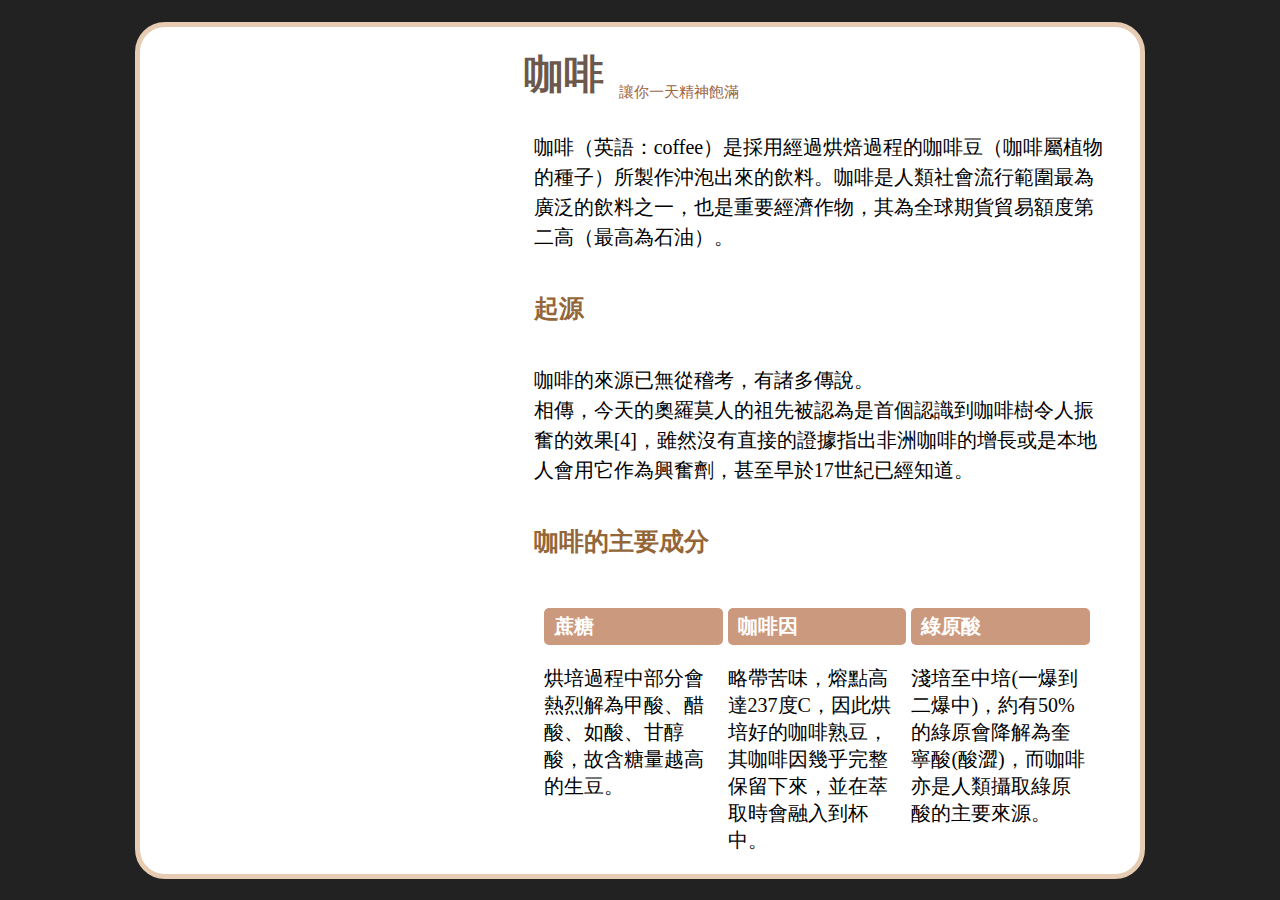
<file: 0301/0301.html>
<!DOCTYPE html>
<html lang="en">
<head>
    <meta charset="UTF-8">
    <meta http-equiv="X-UA-Compatible" content="IE=edge">
    <meta name="viewport" content="width=device-width, initial-scale=1.0">
    <title>咖啡的介紹</title>
    <link rel="stylesheet" href="0301.css">
</head>
<body>
    <div class="card">
        <div class="left"></div>
        <div class="right">
          <h1>咖啡<span class="smalltext">讓你一天精神飽滿</span></h1>
        <p>
        咖啡（英語：coffee）是採用經過烘焙過程的咖啡豆（咖啡屬植物的種子）所製作沖泡出來的飲料。咖啡是人類社會流行範圍最為廣泛的飲料之一，也是重要經濟作物，其為全球期貨貿易額度第二高（最高為石油）。
        </p>
      
      <h2>起源</h2>
          <p>
      咖啡的來源已無從稽考，有諸多傳說。<br>
      相傳，今天的奧羅莫人的祖先被認為是首個認識到咖啡樹令人振奮的效果[4]，雖然沒有直接的證據指出非洲咖啡的增長或是本地人會用它作為興奮劑，甚至早於17世紀已經知道。
            </p>
      
      <h2>咖啡的主要成分</h2>
        <ul>
      <li><h3>蔗糖</h3>烘培過程中部分會熱烈解為甲酸、醋酸、如酸、甘醇酸，故含糖量越高的生豆。</li>
      <li><h3>咖啡因</h3>略帶苦味，熔點高達237度C，因此烘培好的咖啡熟豆，其咖啡因幾乎完整保留下來，並在萃取時會融入到杯中。</li> 
      <li><h3>綠原酸</h3>淺培至中培(一爆到二爆中)，約有50%的綠原會降解為奎寧酸(酸澀)，而咖啡亦是人類攝取綠原酸的主要來源。</li>
        </ul>
          </div>
      </div>
      
      
</body>
</html>
</file>
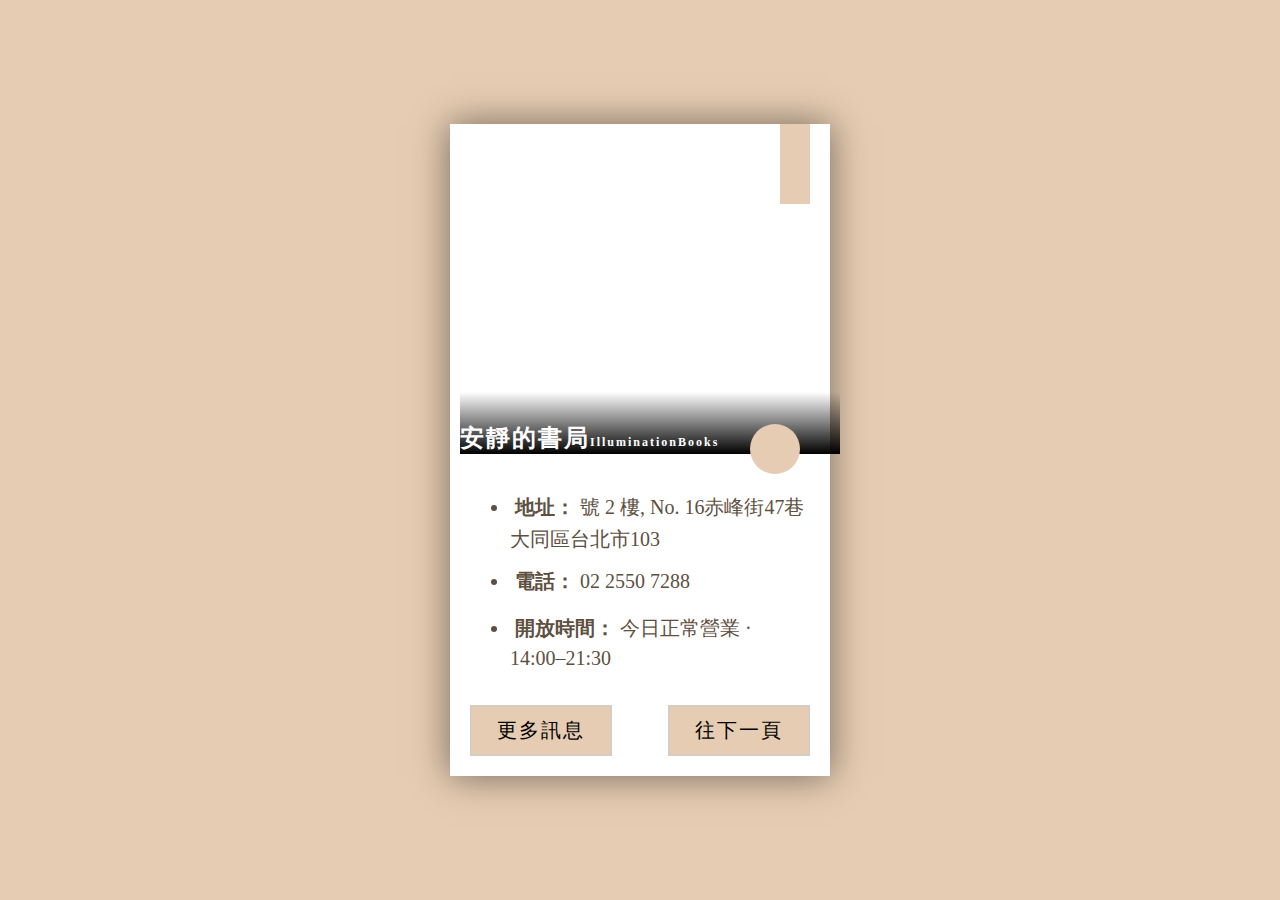
<file: 0308/0308a.html>
<!DOCTYPE html>
<html lang="en">
<head>
    <meta charset="UTF-8">
    <meta name="viewport" content="width=device-width, initial-scale=1.0">
    <title>安靜的書局</title>
    <link rel="stylesheet" href="0308a.css">
</head>
<body>
 <div class="box">
  <div class="top">
    <h2 class="name">安靜的書局<span class="smalltext">IlluminationBooks</span></h2>
     <div class="tag"></div>
     <div class="cirbottom"></div>
  </div>
  <div class="bottom">
    <ul>
      <li><h3>地址：</h3>號 2 樓, No. 16赤峰街47巷大同區台北市103</li>
      <li><h3>電話：</h3>02 2550 7288</li>
      <li><h3>開放時間：</h3>今日正常營業 · 14:00–21:30</li>
    </ul>  
  <div class="buttons">
    <div class="btn btnWebsite"><a href="https://www.books.com.tw/?gad_source=1&gclid=Cj0KCQjwwMqvBhCtARIsAIXsZpbULl-8b8AnpSlCm9j3UZrTeq91_8EiTDYwS4bRS__o4LRxUE7aQe8aAj2yEALw_wcB" target="_blank">更多訊息</a></div>
    <div class="btn btnNews"><a href="0308b.html" target="_blank">往下一頁</a></div>
    </div>
</body>
</html>
</file>
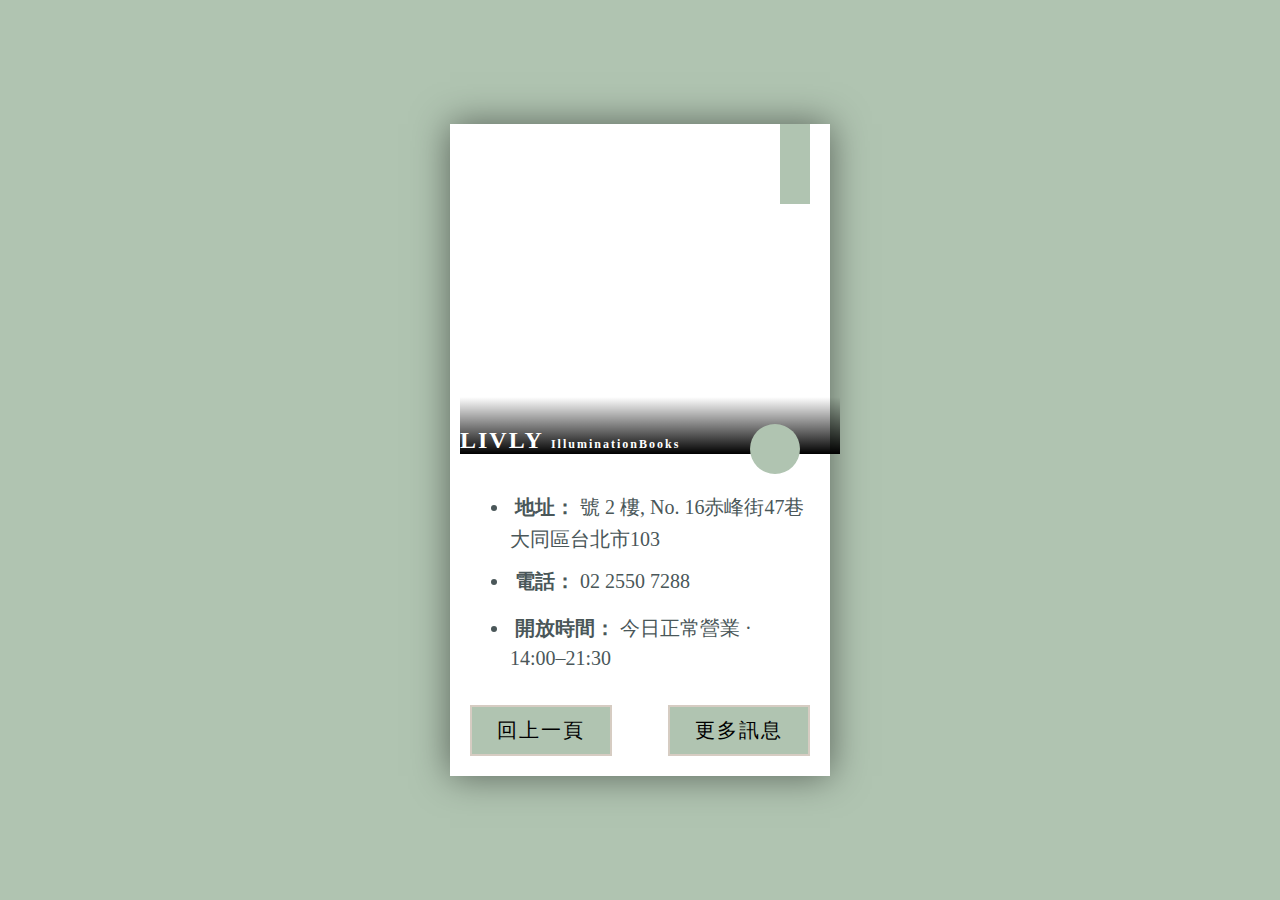
<file: 0308/0308b.html>
<!DOCTYPE html>
<html lang="en">
<head>
    <meta charset="UTF-8">
    <meta name="viewport" content="width=device-width, initial-scale=1.0">
    <title>LIVLY</title>
    <link rel="stylesheet" href="0308b.css">
</head>
<body>
 <div class="box">
  <div class="top">
    <h2 class="name">LIVLY <span class="smalltext">IlluminationBooks</span></h2>
     <div class="tag"></div>
     <div class="cirbottom"></div>
  </div>
  <div class="bottom">
    <ul>
      <li><h3>地址：</h3>號 2 樓, No. 16赤峰街47巷大同區台北市103</li>
      <li><h3>電話：</h3>02 2550 7288</li>
      <li><h3>開放時間：</h3>今日正常營業 · 14:00–21:30</li>
    </ul>  
  <div class="buttons">
    <div class="btn btnWebsite"><a href="0308a.html" target="_blank">回上一頁</a></div>
    <div class="btn btnNews"><a href="https://www.livly.com/zh_tw/" target="_blank">更多訊息</a></div>
    </div>
</body>
</html>
</file>
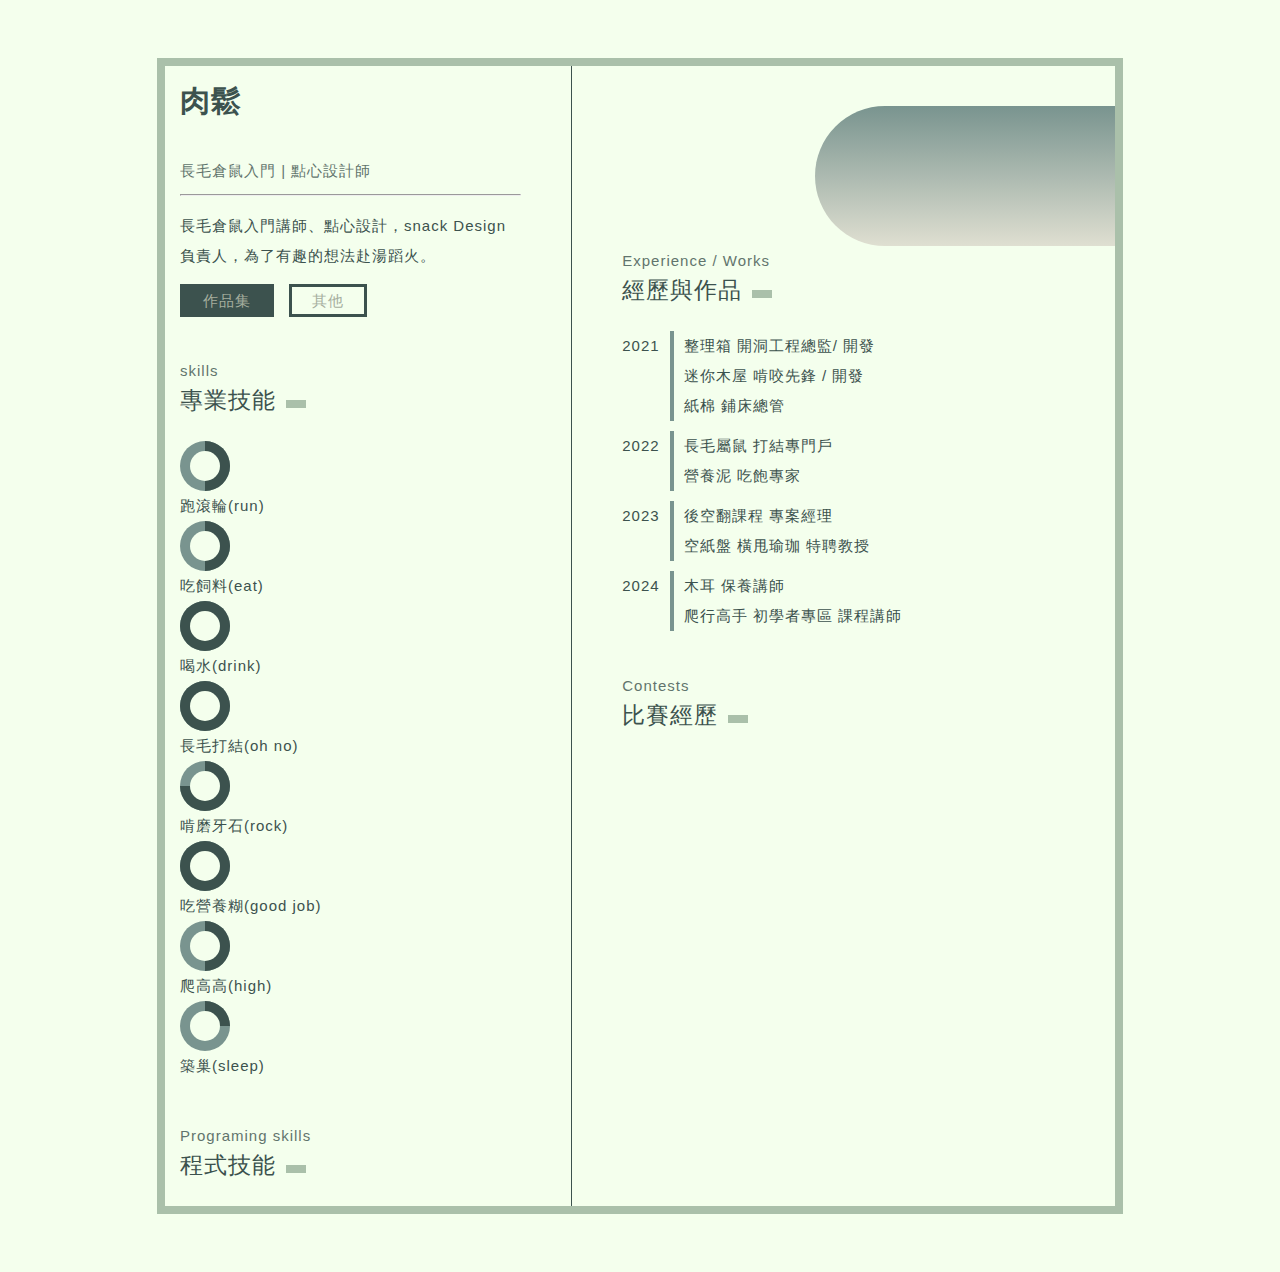
<file: 0322/0322a.html>
<!DOCTYPE html>
<html lang="en">
<head>
    <meta charset="UTF-8">
    <meta name="viewport" content="width=device-width, initial-scale=1.0">
    <title>肉鬆</title>
    <!--串接index.css檔案格式-->
    <link rel="stylesheet" href="0322a.css">
</head>
<body>
    <!--使用emmwt語法，輸入 .resume>.left+.right 後按tab鍵產生以下-->
    <div class="resume">
        <div class="left">
            <h1>肉鬆</h1>
            <h4>長毛倉鼠入門 | 點心設計師</h4>
            <hr>
            <p>長毛倉鼠入門講師、點心設計，snack Design 負責人，為了有趣的想法赴湯蹈火。
            </p>
            <!-- .buttons>a.btn.fill+a.btn -->
            <div class="buttons">
                <a div class="btn fill" href="https://www.livly.com/zh_tw/" target="_blank">作品集</a>
                <a div class="btn" href="https://www.tku.edu.tw/" target="_blank">其他</a>
            </div>
            <div class="block skills">
                <h4>skills</h4>
                <h2>專業技能</h2>
                <ul class="listSkill">
                    <!-- .circle>.p90+.p180+.p270+.p360 -->
                    <li>
                        <div class="circle">
                            <div class="p90"></div>
                            <div class="p180"></div>
                        </div>
                        跑滾輪(run)
                    </li>
                    <li>
                        <div class="circle">
                            <div class="p90"></div>
                            <div class="p180"></div>
                        </div>
                        吃飼料(eat)
                    </li>
                    <li>
                        <div class="circle">
                            <div class="p90"></div>
                            <div class="p180"></div>
                            <div class="p270"></div>
                            <div class="p360"></div>
                        </div>
                        喝水(drink)
                    </li>
                    <li>
                        <div class="circle">
                            <div class="p90"></div>
                            <div class="p180"></div>
                            <div class="p270"></div>
                            <div class="p360"></div>
                        </div>
                        長毛打結(oh no)
                    </li>
                    <li>
                        <div class="circle">
                            <div class="p90"></div>
                            <div class="p180"></div>
                            <div class="p270"></div>
                        </div>
                        啃磨牙石(rock)
                    </li>
                    <li>
                        <div class="circle">
                        <div class="p90"></div>
                        <div class="p180"></div>
                        <div class="p270"></div>
                        <div class="p360"></div>
                    </div>
                        吃營養糊(good job)
                    </li>
                    <li>
                        <div class="circle">
                        <div class="p90"></div>
                        <div class="p180"></div>
                    </div>
                        爬高高(high)
                    </li>
                    <li>
                        <div class="circle">
                        <div class="p90"></div>
                    </div>
                        築巢(sleep)
                    </li>
                </ul>
            </div>
            <div class="block Programing">
                <h4>Programing skills</h4>
                <h2>程式技能</h2>
            </div>
        </div>
        <div class="right">
            <div class="decoration"></div>
            <div class="block Experience">
                <h4>Experience / Works</h4>
                <h2>經歷與作品</h2>
                <!-- ul.listExperience>li.year*4 -->
                <ul class="listExperience">
                    <li class="year">2021
                        <ul>
                            <li>整理箱 開洞工程總監/ 開發</li>
                            <li>迷你木屋 啃咬先鋒 / 開發</li>
                            <li>紙棉 鋪床總管</li>
                        </ul>
                    </li>
                    <li class="year">2022
                        <ul>
                            <li>長毛屬鼠 打結專門戶</li>
                            <li>營養泥 吃飽專家</li>
                        </ul>
                        
                    </li>
                    <li class="year">2023
                        <ul>
                            <li>後空翻課程 專案經理</li>
                            <li>空紙盤 橫甩瑜珈 特聘教授</li>
                        </ul>
                        
                    </li>
                    <li class="year">2024
                        <ul>
                            <li>木耳 保養講師</li>
                            <li>爬行高手 初學者專區 課程講師</li>
                        </ul>
                        
                    </li>
                </ul>
            </div>
            <div class="block Contests">
                <h4>Contests</h4>
                <h2>比賽經歷</h2>
            </div>
        </div>
    </div>
</body>
</html>
</file>
<file: 0301/0301.css>
/* *代表所有tsg<>的元素，都要按照此格式設定 */
*{
      /* border: solid 2px;  */
      font-family: 微軟正黑體;
      font-size: 20px;
    }

    html,body{
      width: 100%;
      height: 100%;
      background-color: #222;
      margin: 0px;
      display: flex;
      justify-content: center;
      align-items: center;
    }

    .card{
      width: 1000px;
      display: flex; /* 設定在card以下的div都同一行上面 */
      background-color: #fff;
      border: solid 5px #e6ccb2;
      /* 產生一個圓弧半徑為30px */
      border-radius: 30px;
      overflow: hidden;
    }
    .left{
      width: 40%;
      background-image: url(https://upload.wikimedia.org/wikipedia/commons/thumb/c/c5/Roasted_coffee_beans.jpg/1280px-Roasted_coffee_beans.jpg);
      background-size: cover;
    }
    .right{
      width: 70%;
    }
    ul li{
      display: inline-block;
      width: 30%;
      vertical-align: top;
    }
    h1{
      font-size: 40px;
      color: #6c584c;
      /* background-color: #ede0d4; */
      /* padding: 30px 40px; */
      /* padding-left: 40px; */
      margin: 20px;
    }
    p{
      padding: 10px;
      margin: 20px;
      line-height: 30px;
    }
    h2{
      margin-top: 30px;
      font-size: 25px;
      padding: 10px;
      margin: 20px;
      color: #936639;
    }
    .smalltext{
      font-size: 15px;
      margin-left: 15px;
      color: #9c6644;
      /* h1預設有粗體字，normal為沒有粗體字 */
      font-weight: normal;
      /* 字貼到底部 */
      vertical-align: bottom;
    }
    ul li h3{
      background-color: #cb997e;
      color: #fff;
      padding: 5px 10px;
      border-radius: 5px;
    }
</file>
<file: 0308/0308a.css>
*{
    /* border:solid 2px #d6ccc2; */
    font-family:微軟正黑體;
    font-size:20px;
    color: #5e503f;
  }
  html,body{
    background-color:#e6ccb2;
    display:flex;
    justify-content:center;
    align-items:center;
    width:100%;
    height:100%;
    font-size: 14px;
    margin: 0px;
  }
  .box{
    width:380px;
    background-color:#ffffff;
    box-shadow: 0px 0px 35px rgba(0,0,0,0.5);
  }
  .box:hover{
    box-shadow: 5px 5px 60px rgba(0,0,0,1);
    transform: translate(-5px,-5px);
    transition: 0.5s;
  }
  .top{
    height: 330px;
    background-image: url(https://pic.pimg.tw/sidney6811/1529508979-1559019819_n.jpg);
    background-size: cover;
    position: relative;
  }
  .top .name{
    position: absolute;
    color: #ffffff;
    font-size: 24px;
    letter-spacing: 2px; /*字距*/
    left: 10px;
    bottom: 0px;
    margin: 0px;
    /* background-color: rgba(0,0,0,0.2); */
    background: linear-gradient(transparent 0%,black 100%);
    width: 100%;
    padding-top: 30px;
    box-sizing: border-box;
  }
  .top .name .smalltext{
    color: #ffffff;
    font-size: 12px;
  }
  .cirbottom{
    width: 50px;
    height: 50px;
    background-color: #e6ccb2;
    position: absolute; /*設定cirbottom絕對位置*/
    right: 30px; /*cirbottom右邊距離box右邊之距離值*/
    bottom: -20px;
    border-radius: 25px;
  }
  .tag{
    width: 30px;
    height: 80px;
    background-color: #e6ccb2;
    position: absolute;
    right: 20px;
    top: 0px;
  }
  .bottom{
    padding: 10px 20px 20px 20px; /*上 右 下 左的內距*/
  }
  .bottom li{
    padding: 5px 0px; /*上下 左右的內距*/
  }
  .bottom h3{
    display: inline-block;
    margin: 5px;
  }
  .bottom il{
    list-style: none;
    padding-left: 0px;
  }
  .buttons .btn{
    display: inline-block;
    letter-spacing: 2px;
    padding: 10px 25px;
    border:solid 2px #d6ccc2;
  }
  .btnNews{
    float: right;
    background-color: #e6ccb2;
  }
  .btnNews:hover{
    background-color: #f5ebe0;
  }
  .buttons{
    margin-top: 30px;
  }
  .btnWebsite{
    background-color: #e6ccb2;
  }
  .btnWebsite:hover{
    background-color: #f5ebe0;
  }
  a{
    color: initial;
    text-decoration: initial;
  }
</file>
<file: 0308/0308b.css>
*{
    /* border:solid 2px #d6ccc2; */
    font-family:微軟正黑體;
    font-size:20px;
    color: #4a5759;
  }
  html,body{
    background-color:#b0c4b1;
    display:flex;
    justify-content:center;
    align-items:center;
    width:100%;
    height:100%;
    font-size: 14px;
    margin: 0px;
  }
  .box{
    width:380px;
    background-color:#ffffff;
    box-shadow: 0px 0px 35px rgba(0,0,0,0.5);
  }
  .box:hover{
    box-shadow: 5px 5px 60px rgba(0,0,0,1);
    transform: translate(-5px,-5px);
    transition: 0.5s;
  }
  .top{
    height: 330px;
    background-image: url(https://p2.bahamut.com.tw/B/2KU/85/3ea35bcc47c5258528c96cacf01d1415.JPG?w=1000);
    background-size: cover;
    position: relative;
  }
  .top .name{
    position: absolute;
    color: #ffffff;
    font-size: 24px;
    letter-spacing: 2px; /*字距*/
    left: 10px;
    bottom: 0px;
    margin: 0px;
    /* background-color: rgba(0,0,0,0.2); */
    background: linear-gradient(transparent 0%,black 100%);
    width: 100%;
    padding-top: 30px;
    box-sizing: border-box;
  }
  .top .name .smalltext{
    color: #ffffff;
    font-size: 12px;
  }
  .cirbottom{
    width: 50px;
    height: 50px;
    background-color: #b0c4b1;
    position: absolute; /*設定cirbottom絕對位置*/
    right: 30px; /*cirbottom右邊距離box右邊之距離值*/
    bottom: -20px;
    border-radius: 25px;
  }
  .tag{
    width: 30px;
    height: 80px;
    background-color: #b0c4b1;
    position: absolute;
    right: 20px;
    top: 0px;
  }
  .bottom{
    padding: 10px 20px 20px 20px; /*上 右 下 左的內距*/
  }
  .bottom li{
    padding: 5px 0px; /*上下 左右的內距*/
  }
  .bottom h3{
    display: inline-block;
    margin: 5px;
  }
  .bottom il{
    list-style: none;
    padding-left: 0px;
  }
  .buttons .btn{
    display: inline-block;
    letter-spacing: 2px;
    padding: 10px 25px;
    border:solid 2px #d6ccc2;
  }
  .btnNews{
    float: right;
    background-color: #b0c4b1;
  }
  .btnNews:hover{
    background-color: #f5ebe0;
  }
  .buttons{
    margin-top: 30px;
  }
  .btnWebsite{
    background-color: #b0c4b1;
  }
  .btnWebsite:hover{
    background-color: #f5ebe0;
  }
  a{
    color: initial;
    text-decoration: initial;
  }
</file>
<file: 0322/0322a.css>
*{
    /* border:solid 1px #AAC0AA; */
}
body{
    padding: 50px;
    display: flex;
    justify-content: center;
    background-color: #F4FFED;
    color: #3C524E;
    font-size: 15px;
    line-height: 30px;
    letter-spacing: 1px;
    font-family: "微軟正黑體",sans-serif;
}
.resume{
    /* 讓resume內的兩個div左右呈現 */
    display: flex;
    max-width: 950px;
    border:solid 8px #AAC0AA;

}
.left{
    /* 顯示螢幕的5份 */
    flex: 5;
    padding-left: 15px;
    padding-right: 50px;
    border-right:solid 1px #3C524E;
}
.right{
    /* 顯示螢幕的7份 */
    flex: 7;
    padding-right: 15px;
    padding-left: 50px;
    /* border-right:solid 1px #AAC0AA; */
    /* 設定在right底下的div都以right的左上角為座標 */
    position: relative;
}
ul{
    list-style: none;
    padding: 0px;
}
/* 每個block英文標題 */
h4{
    margin: 0px;
    margin-top: 40px;
    /* 設定文字粗體大小與透明度 */
    font-weight: 400;
    opacity: 0.8;
}
/* 每個block中文標題 */
h2{
    margin: 0px;
    margin-bottom: 25px;
    font-weight: 400;
}
/* 在HTML有h2指令的後面加上以下格式設定 */
h2::after{
    content: "";
    width: 20px;
    height: 8px;
    background-color: #AAC0AA;
    display: inline-block;
    margin-left: 10px;
}
a{
    color:#a5ae9e;
    /* 設定超連結文字無底線 */
    text-decoration: none;
}
.btn{
    border: solid 3px #3C524E;
    padding: 5px 20px;
    margin-right: 10px;
}
.fill{
    background-color: #3C524E;
}
.decoration{
    width: 300px;
    height: 140px;
    background: linear-gradient(180deg, #79948f, #dfdfd1);
    border-radius: 70px 0px 0px 70px;
    position: absolute;
    right: 0px;
    top: 40px;
}
.Experience{
    margin-top: 180px;
}
/* 代表第一與第二層的li都要遵照這樣格式
.listExperience li{
    display: flex;
    margin-bottom: 10px;
} */
/* 加上>代表只有第一層的li要遵照這樣格式 */
.listExperience>li{
    display: flex;
    margin-bottom: 10px;
}
.listExperience li ul{
    padding-left: 10px;
    margin-left: 10px;
    border-left: solid 4px #79948f;
}
.circle{
    width: 50px;
    height: 50px;
    background-color: #79948f;
    border-radius: 50%;
    position: relative;
    /* 超過的範圍隱藏 */
    overflow: hidden;
}
.p90,.p180,.p270,.p360{
    width: 50%;
    height: 50%;
    background-color: #3C524E;
    position: absolute;
    left: 50%;
    top: 0;
}
.p180{
    top: 50%;
}
.p270{
    left: 0;
    top: 50%;
}
.p360{
    left: 0;
}
.circle::after{
    content: "";
    display: block;
    background-color: #F4FFED;
    /* calc是計算函數 */
    width: calc(100% - 20px);
    height: calc(100% - 20px);
    border-radius: 50%;
    position: absolute;
    left: 50%;
    top: 50%;
    transform: translate(-50% , -50%);
}
</file>
